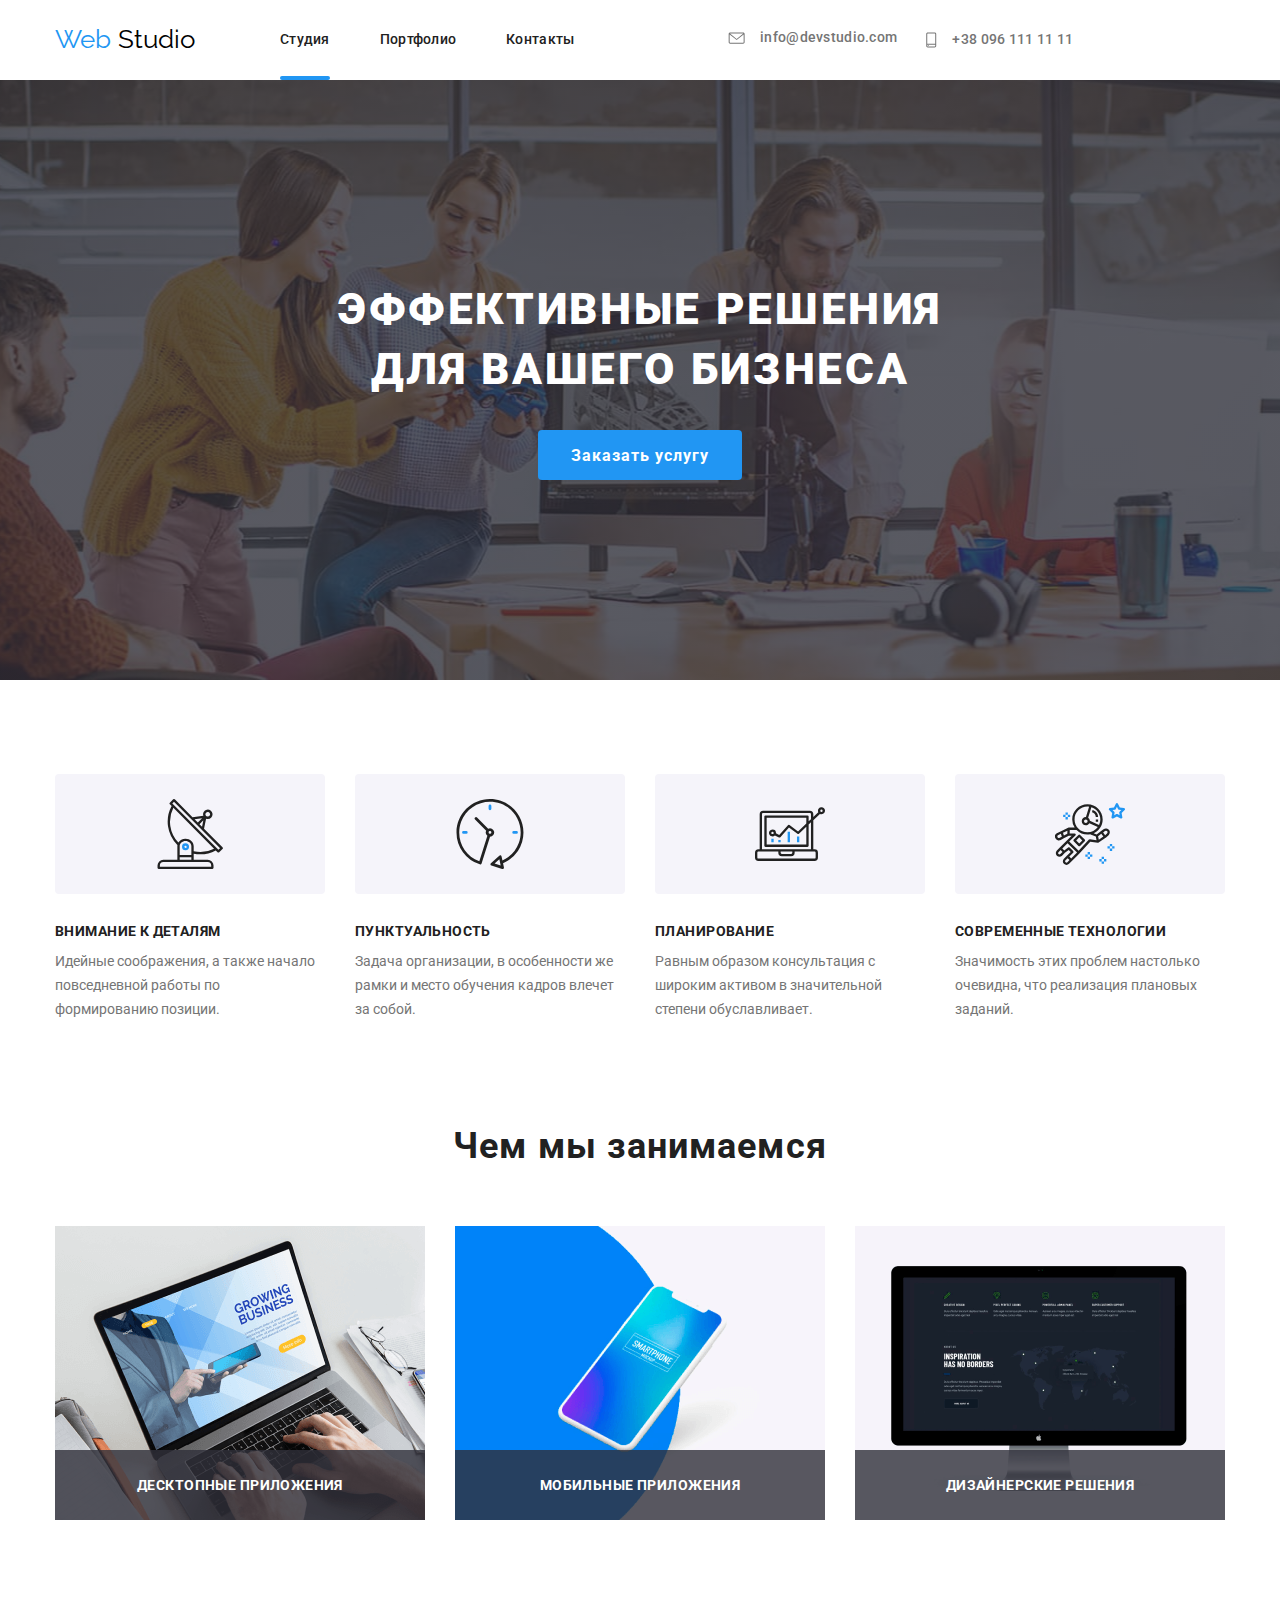
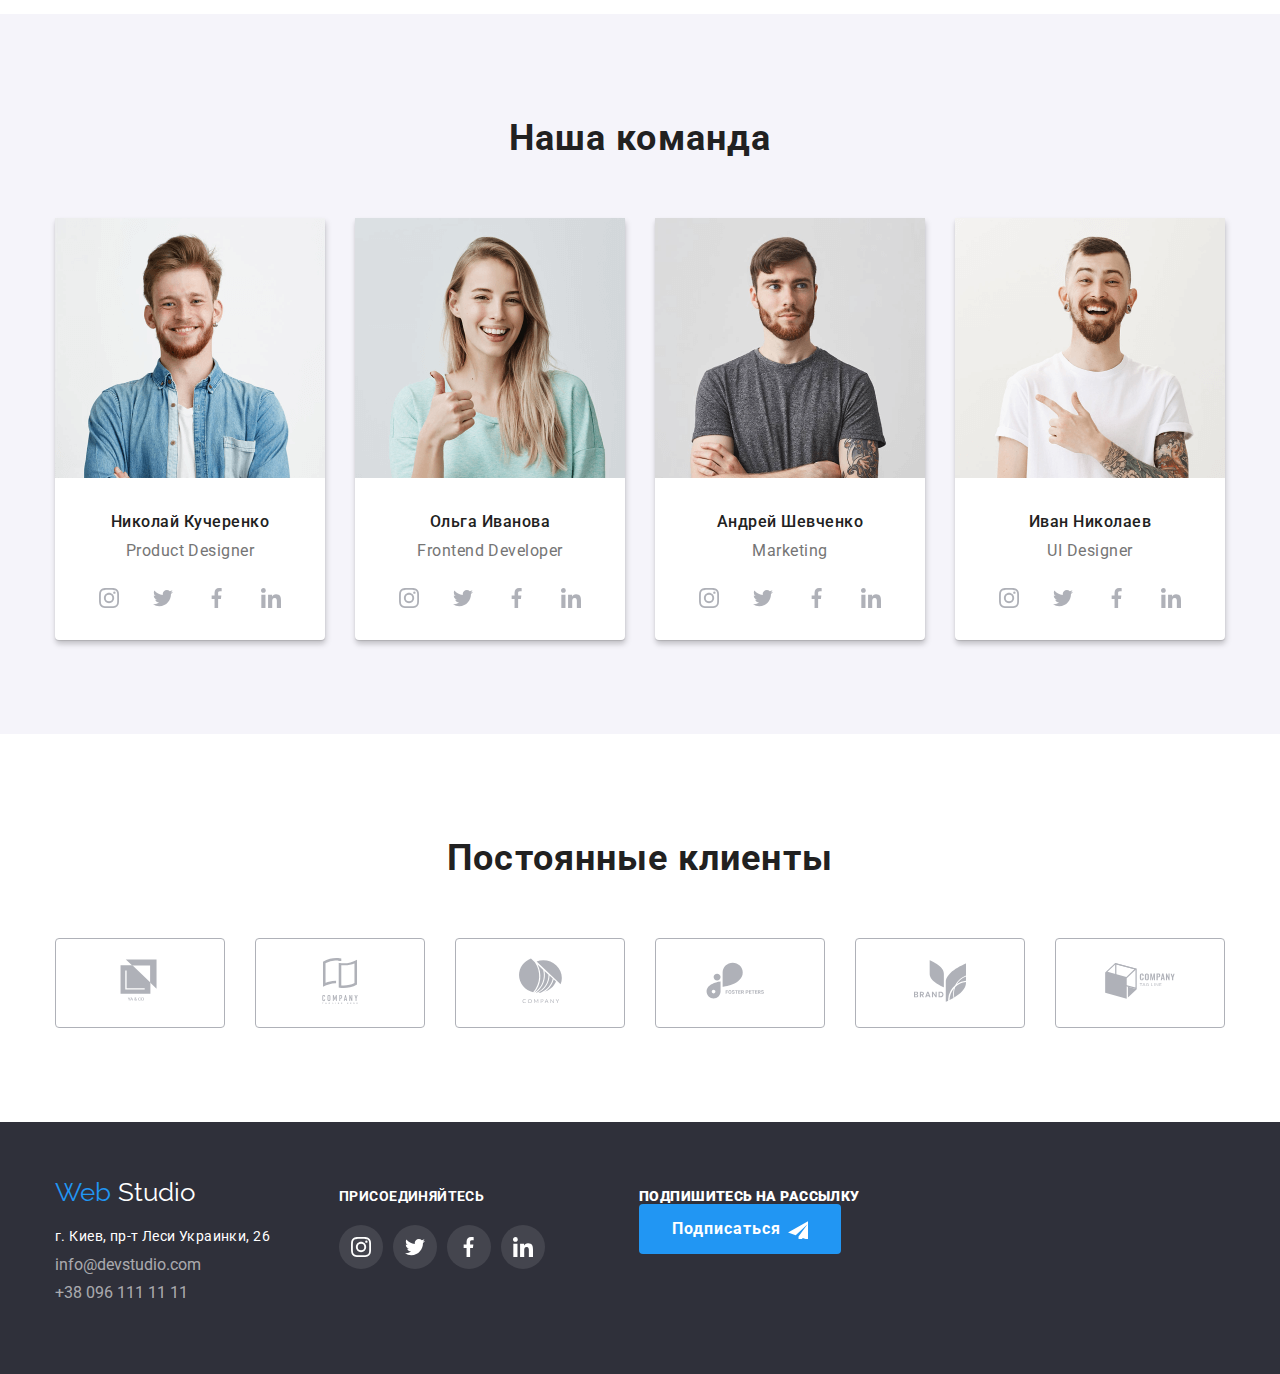
<file: index.html>
<!DOCTYPE html>
<html lang="ru">
  <head>
    <meta charset="UTF-8" />
    <meta name="viewport" content="width=device-width, initial-scale=1.0" />
    <title>Module 01</title>
    <link
      href="https://fonts.googleapis.com/css2?family=Raleway:wght@700&family=Roboto:wght@400;500;700;900&display=swap"
      rel="stylesheet"
    />
    <link rel="stylesheet" href="./css/normalise.css" />
    <link rel="stylesheet" href="./css/styles.css" />
  </head>

  <body>
    <header class="header">
      <div class="container main-nav">
        <nav class="navigation">
          <a class="logo-1" href="./index.html" lang="en"
            ><span class="web">Web</span> Studio</a>
          <!-- Ссылки на другие страницы  -->
          <ul class="navigation-list">
            <li class="navigation-list-item">
              <a class="navigation-list-link hidden" href="./index.html">Студия</a>
            </li>
            <li class="navigation-list-item">
              <!--target="_blank"-->
              <a class="navigation-list-link" href="./portfolio.html">Портфолио</a>
            </li>
            <li class="navigation-list-item">
              <a class="navigation-list-link" href="./contact">Контакты</a>
            </li>
          </ul>
        </nav>
        <ul class="auth-nav">
          <li class="address-list">
            <address class="address-list-mail">
              <a class="address-mail" href="mailto:info@devstudio.com" lang="en">
                <!--<span><img class="address-icon" src="./images/cmc.svg" alt="cmc"></span>-->
                <svg class="address-icon" width="21" height="17">
                  <use href="./images/sprite.svg#icon-cmc"></use></svg>info@devstudio.com</a>
            </address>
          </li>
          <li class="address-list">
            <address class="address-list-tel">
              <a class="address-tel" href="tel:+38096111111"><!--<span><img class="address-icon" src="./images/tel.svg" alt="tel"></span>-->
                <svg class="address-icon" width="15" height="20">
                  <use href="./images/sprite.svg#icon-tel"></use></svg>+38 096 111 11 11</a>
            </address>
          </li>
        </ul>
      </div>
    </header>
    <main>
      <!--hero секция-->
      <section class="hero">
        <!--<img class="hero-img" src="./images/h1img.png" alt="Сотрудники">-->
        <div class="container">
          <h1 class="hero-title">
            Эффективные решения<br />для вашего бизнеса
          </h1>
          <button class="button">Заказать услугу</button>
        </div>
      </section>
      <section class="section nopad">
        <div class="container">
          <h2 hidden>Важные акценты</h2>
          <ul class="element-list">
            <li class="element-item">
              <div class="element-item-pic">
                <!--<img class="element-pic" src="./images/Vector.svg" alt="спутник" />-->
                <svg class="element-pic">
                  <use href="./images/sprite.svg#icon-Group"></use>
                </svg>
              </div>
              <h3 class="subject">Внимание к деталям</h3>
              <p class="text">
                Идейные соображения, а также начало повседневной работы по
                формированию позиции.
              </p>
            </li>
            <li class="element-item">
              <div class="element-item-pic">
                <!--<img class="element-pic" src="./images/time.svg" alt="время" />-->
                <svg class="element-pic">
                  <use href="./images/sprite.svg#icon-clock"></use>
                </svg>
              </div>
              <h3 class="subject">Пунктуальность</h3>
              <p class="text">
                Задача организации, в особенности же рамки и место обучения
                кадров влечет за собой.
              </p>
            </li>
            <li class="element-item">
              <div class="element-item-pic">
                <!--<img class="element-pic" src="./images/grafik.svg" alt="график" />-->
                <svg class="element-pic">
                  <use href="./images/sprite.svg#icon-diagram"></use>
                </svg>
              </div>
              <h3 class="subject">Планирование</h3>
              <p class="text">
                Равным образом консультация с широким активом в значительной
                степени обуславливает.
              </p>
            </li>
            <li class="element-item">
              <div class="element-item-pic">
                <!--<img class="element-pic" src="./images/kosmos.svg" alt="космос" />-->
                <svg class="element-pic">
                  <use href="./images/sprite.svg#icon-astronaut"></use>
                </svg>
              </div>
              <h3 class="subject">Современные технологии</h3>
              <p class="text">
                Значимость этих проблем настолько очевидна, что реализация
                плановых заданий.
              </p>
            </li>
          </ul>
        </div>
      </section>
      <!--Чем мы занимаемся-->
      <section class="section">
        <div class="container">
          <h2 class="title">Чем мы занимаемся</h2>
          <ul class="expert">
            <li class="expert-list">
              <a class="expert-item" href="#">
                <img src="./images/img.png" alt="ноутбук"/>
                <p class="subtitle">Десктопные приложения</p>
              </a>
            </li>
            <li class="expert-list">
              <a class="expert-item" href="#">
                <img src="./images/box.png" alt="смартфон"/>
                <p class="subtitle">Мобильные приложения</p>
              </a>
            </li>
            <li class="expert-list">
              <a class="expert-item" href="#">
                <img src="./images/dizain.png" alt="экран"/>
                <p class="subtitle">Дизайнерские решения</p>
              </a>
            </li>
          </ul>
        </div>
      </section>
      <!--Наша команда-->
      <section class="section color">
        <div class="container">
          <h2 class="title">Наша команда</h2>
          <ul class="komand-list">
            <li class="komand-list-item">
              <img class="komand-list-item-img" src="./images/nk.png" alt="Николай Кучеренко"/>
              <h3 class="title-name">Николай Кучеренко</h3>
              <p class="title-desc-list" lang="en">Product Designer</p>
              <ul class="social-links">
                <li class="link">
                  <a href="#" class="social-link-item" aria-label="иконка инстаграм">
                    <!--<img src="./images/instagram.svg" alt=""/>-->
                    <svg class="social-link-svg">
                      <use href="./images/sprite.svg#icon-instagram"></use>
                    </svg>
                  </a>
                </li>
                <li class="link">
                  <a href="#" class="social-link-item" aria-label="иконка твиттер">
                    <!--<img src="./images/twitter1.svg" alt=""/>-->
                    <svg class="social-link-svg">
                      <use href="./images/sprite.svg#icon-twitter"></use>
                    </svg>
                  </a>
                </li>
                <li class="link">
                  <a href="#" class="social-link-item" aria-label="иконка фейсбук">
                    <!--<img src="./images/facebook.svg" alt=""/>-->
                    <svg class="social-link-svg">
                      <use href="./images/sprite.svg#icon-facebook"></use>
                    </svg>
                  </a>
                </li>
                <li class="link">
                  <a href="#" class="social-link-item" aria-label="иконка ликедин">
                    <!--<img src="./images/linkedin.svg" alt=""/>-->
                    <svg class="social-link-svg">
                      <use href="./images/sprite.svg#icon-linkedin"></use>
                    </svg>
                  </a>
                </li>
              </ul>
            </li>
            <li class="komand-list-item">
              <img class="komand-list-item-img" src="./images/oi.png" alt="Ольга Иванова"/>
              <h3 class="title-name">Ольга Иванова</h3>
              <p class="title-desc-list" lang="en">Frontend Developer</p>
              <ul class="social-links komand">
                <li class="link">
                  <a href="#" class="social-link-item" aria-label="иконка инстаграм">
                    <!--<img src="./images/instagram.svg" alt=""/>-->
                    <svg class="social-link-svg">
                      <use href="./images/sprite.svg#icon-instagram"></use>
                    </svg>
                  </a>
                </li>
                <li class="link">
                  <a href="#" class="social-link-item" aria-label="иконка твиттер">
                    <!--<img src="./images/twitter1.svg" alt=""/>-->
                    <svg class="social-link-svg">
                      <use href="./images/sprite.svg#icon-twitter"></use>
                    </svg>
                  </a>
                </li>
                <li class="link">
                  <a href="#" class="social-link-item" aria-label="иконка фейсбук">
                    <!--<img src="./images/facebook.svg" alt=""/>-->
                    <svg class="social-link-svg">
                      <use href="./images/sprite.svg#icon-facebook"></use>
                    </svg>
                  </a>
                </li>
                <li class="link">
                  <a href="#" class="social-link-item" aria-label="иконка ликедин">
                    <!--<img src="./images/linkedin.svg" alt=""/>-->
                    <svg class="social-link-svg">
                      <use href="./images/sprite.svg#icon-linkedin"></use>
                    </svg>
                  </a>
                </li>
              </ul>
            </li>
            <li class="komand-list-item">
              <img class="komand-list-item-img" src="./images/ash.png" alt="Андрей Шевченко"/>
              <h3 class="title-name">Андрей Шевченко</h3>
              <p class="title-desc-list" lang="en">Marketing</p>
              <ul class="social-links">
                <li class="link">
                  <a href="#" class="social-link-item" aria-label="иконка инстаграм">
                    <!--<img src="./images/instagram.svg" alt=""/>-->
                    <svg class="social-link-svg">
                      <use href="./images/sprite.svg#icon-instagram"></use>
                    </svg>
                  </a>
                </li>
                <li class="link">
                  <a href="#" class="social-link-item" aria-label="иконка твиттер">
                    <!--<img src="./images/twitter1.svg" alt=""/>-->
                    <svg class="social-link-svg">
                      <use href="./images/sprite.svg#icon-twitter"></use>
                    </svg>
                  </a>
                </li>
                <li class="link">
                  <a href="#" class="social-link-item" aria-label="иконка фейсбук">
                    <!--<img src="./images/facebook.svg" alt=""/>-->
                    <svg class="social-link-svg">
                      <use href="./images/sprite.svg#icon-facebook"></use>
                    </svg>
                  </a>
                </li>
                <li class="link">
                  <a href="#" class="social-link-item" aria-label="иконка ликедин">
                    <!--<img src="./images/linkedin.svg" alt=""/>-->
                    <svg class="social-link-svg">
                      <use href="./images/sprite.svg#icon-linkedin"></use>
                    </svg>
                  </a>
                </li>
              </ul>
            </li>
            <li class="komand-list-item">
              <img class="komand-list-item-img" src="./images/in.png" alt="Иван Николаев"/>
              <h3 class="title-name">Иван Николаев</h3>
              <p class="title-desc-list" lang="en">UI Designer</p>
              <ul class="social-links">
                <li class="link">
                  <a href="#" class="social-link-item" aria-label="иконка инстаграм">
                    <!--<img src="./images/instagram.svg" alt=""/>-->
                    <svg class="social-link-svg">
                      <use href="./images/sprite.svg#icon-instagram"></use>
                    </svg>
                  </a>
                </li>
                <li class="link">
                  <a href="#" class="social-link-item" aria-label="иконка твиттер">
                    <!--<img src="./images/twitter1.svg" alt=""/>-->
                    <svg class="social-link-svg">
                      <use href="./images/sprite.svg#icon-twitter"></use>
                    </svg>
                  </a>
                </li>
                <li class="link">
                  <a href="#" class="social-link-item" aria-label="иконка фейсбук">
                    <!--<img src="./images/facebook.svg" alt=""/>-->
                    <svg class="social-link-svg">
                      <use href="./images/sprite.svg#icon-facebook"></use>
                    </svg>
                  </a>
                </li>
                <li class="link">
                  <a href="#" class="social-link-item" aria-label="иконка ликедин">
                    <!--<img src="./images/linkedin.svg" alt=""/>-->
                    <svg class="social-link-svg">
                      <use href="./images/sprite.svg#icon-linkedin"></use>
                    </svg>
                  </a>
                </li>
              </ul>
            </li>
          </ul>
        </div>

      </section>
      <!--Постоянные клиенты-->
      <section class="section">
        <div class="container">
          <h2 class="title">Постоянные клиенты</h2>
          <ul class="client">
            <li class="client-item">
              <a class="client-item-a" href="#">
                <!--<img src="./images/Client1.svg" alt="клиент1"/>-->
                <svg class="client-item-svg" width="44" height="49">
                  <use href="./images/sprite.svg#icon-Client1"></use>
                </svg>
              </a>
            </li>
            <li class="client-item">
              <a class="client-item-a" href="#">
                <!--<img src="./images/Client2.svg" alt="клиент2"/>-->
                <svg class="client-item-svg" width="46" height="52">
                  <use href="./images/sprite.svg#icon-Client2"></use>
                </svg>
              </a>
            </li>
            <li class="client-item">
              <a class="client-item-a" href="#">
                <!--<img src="./images/Client3.svg" alt="клиент3"/>-->
                <svg class="client-item-svg" width="45" height="50">
                  <use href="./images/sprite.svg#icon-Client3"></use>
                </svg>
              </a>
            </li>
            <li class="client-item">
              <a class="client-item-a" href="#">
                <!-- ><img src="./images/Client4.svg" alt="клиент4"/>-->
                <svg class="client-item-svg" width="105" height="68">
                  <use href="./images/sprite.svg#icon-Client4"></use>
                </svg>
              </a>
            </li>
            <li class="client-item">
              <a class="client-item-a" href="#">
                <!--<img src="./images/Client5.svg" alt="клиент5"/>-->
                <svg class="client-item-svg" width="64" height="52">
                  <use href="./images/sprite.svg#icon-Client5"></use>
                </svg>
              </a>
            </li>
            <li class="client-item">
              <a class="client-item-a" href="#">
                <!--<img src="./images/Client6.svg" alt="клиент6"/>-->
                <svg class="client-item-svg" width="120" height="70">
                  <use href="./images/sprite.svg#icon-Client6"></use>
                </svg>
              </a>
            </li>
          </ul>
        </div>
      </section>
    </main>
    <footer class="footer">
      <div class="container footer-nav">
        <div class="wrapper-footer">
          <div class="footer-logo">
            <a class="logo-2" href="./index.html" lang="en">
              <span class="web">Web</span> Studio</a>
          </div>
           <ul class="footer-address">
            <li class="address-item">
              <address class="address-item-kiev">
                г. Киев, пр-т Леси Украинки, 26
              </address>
            </li>
            <li class="address-item">
              <address class="footer-address-list">
                <a class="footer-address-mail" href="mailto:info@devstudio.com">info@devstudio.com</a>
              </address>
            </li>
            <li class="address-item">
              <address class="footer-address-list">
                <a class="footer-address-tel" href="tel:+38096111111">+38 096 111 11 11</a>
              </address>
            </li>
          </ul>
        </div>
        <div class="footer-social">
          <h2 class="join">присоединяйтесь</h2>
          <ul class="social-links">
            <li class="link">
              <a href="#" class="footer-social-link-item" aria-label="иконка инстаграм">
                 <!--<img src="./images/instagram.svg" alt=""/>-->
                <svg class="footer-social-link-svg">
                  <use href="./images/sprite.svg#icon-instagram"></use>
                </svg>
              </a>
            </li>
            <li class="link">
              <a href="#" class="footer-social-link-item" aria-label="иконка твиттер">
                <!--<img src="./images/twitter1.svg" alt=""/>-->
                <svg class="footer-social-link-svg">
                  <use href="./images/sprite.svg#icon-twitter"></use>
                </svg>
              </a>
            </li>
            <li class="link">
              <a href="#" class="footer-social-link-item" aria-label="иконка фейсбук">
                <!--<img src="./images/facebook.svg" alt=""/>-->
                <svg class="footer-social-link-svg">
                  <use href="./images/sprite.svg#icon-facebook"></use>
                </svg>
              </a>
            </li>
            <li class="link">
              <a href="#" class="footer-social-link-item" aria-label="иконка ликедин">
                <!--<img src="./images/linkedin.svg" alt=""/>-->
                <svg class="footer-social-link-svg">
                  <use href="./images/sprite.svg#icon-linkedin"></use>
                </svg>
              </a>
            </li>
          </ul>
        </div>
        <div class="aside">
          <b>Подпишитесь на рассылку</b>
          <ul>
            <li></li>
            <li><button class="button-icon-cmc">Подписаться</button></li>
          </ul>
        </div>
      </div>
    </footer>
  </body>
</html>
</file>
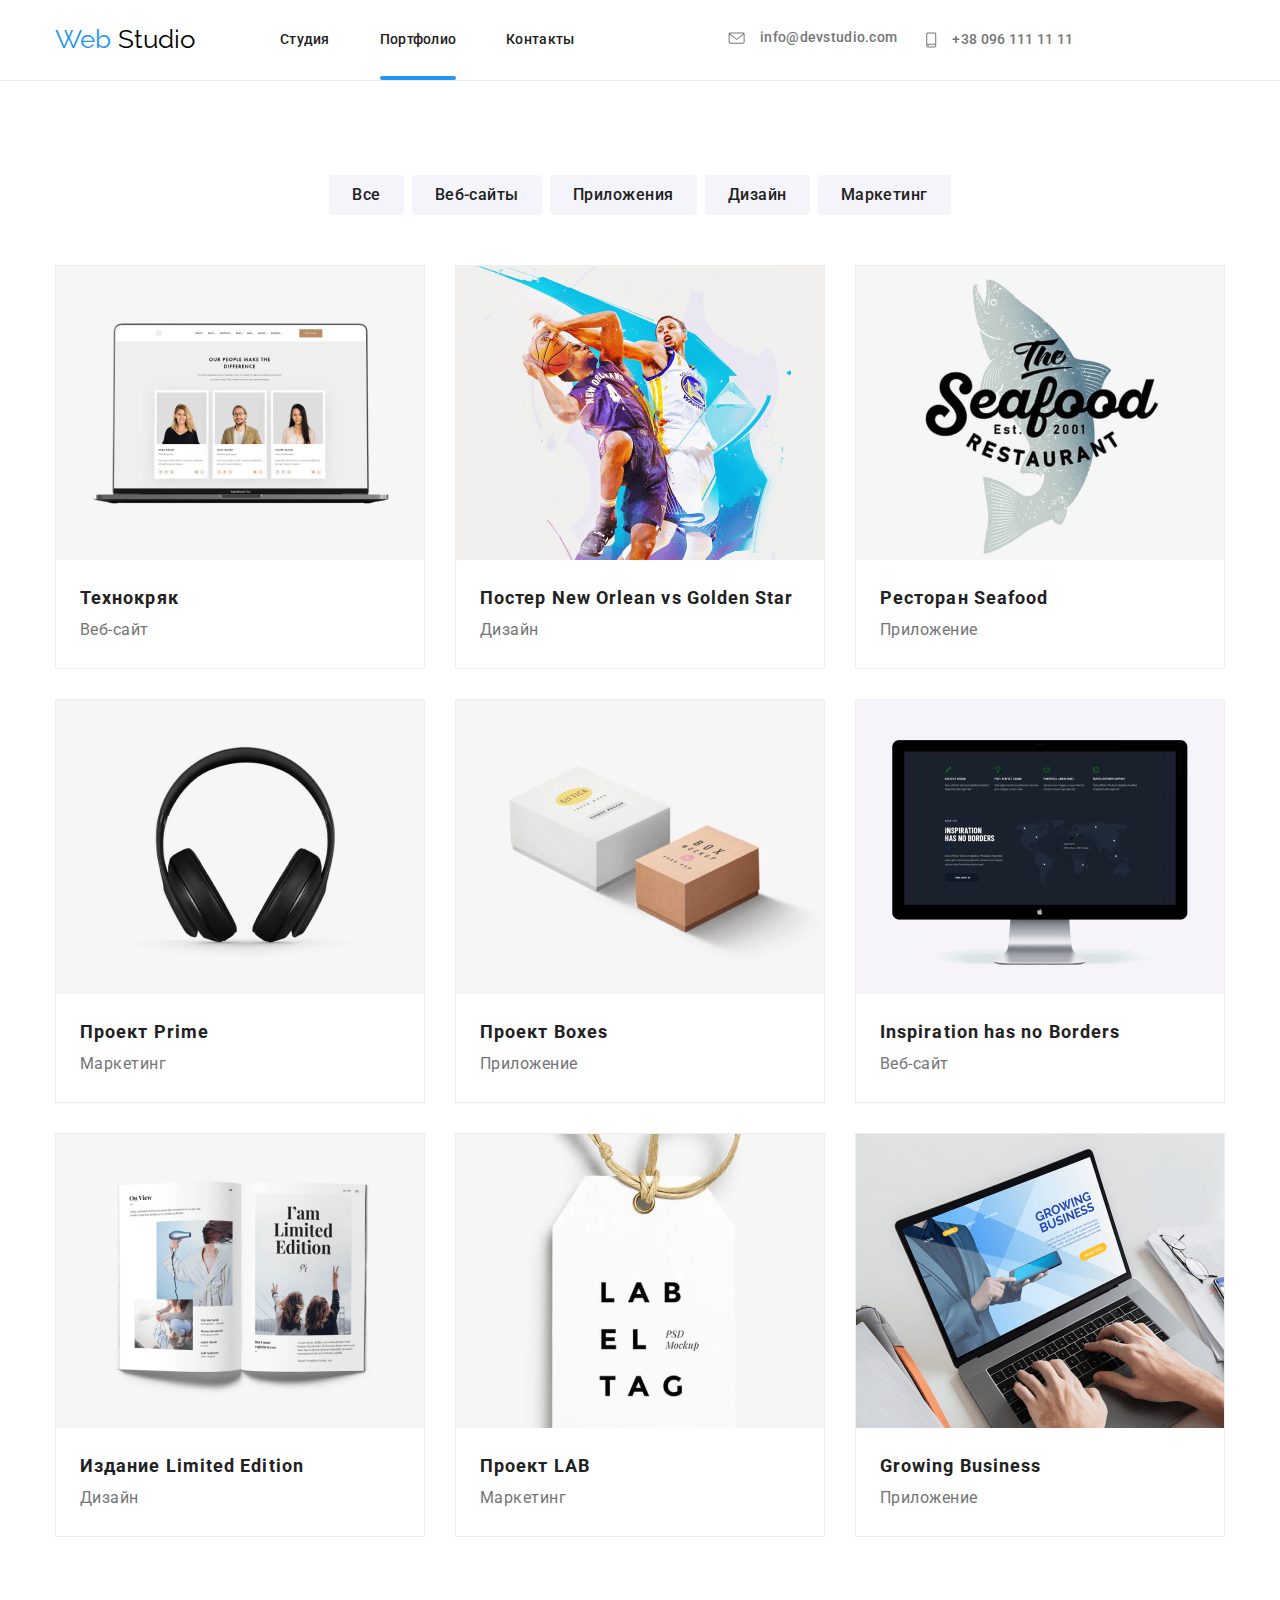
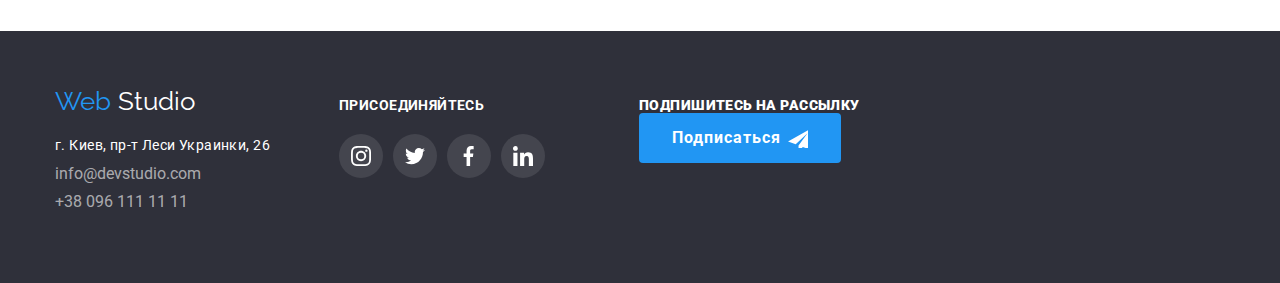
<file: portfolio.html>
<!DOCTYPE html>
 <html lang="ru">
  <head>
    <meta charset="UTF-8" />
    <meta name="viewport" content="width=device-width, initial-scale=1.0" />
    <title>Module 01</title>
    <link href="https://fonts.googleapis.com/css2?family=Raleway:wght@700&family=Roboto:wght@400;500;700;900&display=swap" rel="stylesheet">
    <link rel="stylesheet" href="./css/normalise.css">
    <link rel="stylesheet" href="./css/styles.css">
  </head>

  <body>
    <header class="header portfolio">
      <div class="container main-nav">
        <nav class="navigation">
          <a class="logo-1" href="./index.html" lang="en"><span class="web">Web</span> Studio</a>
          <!-- Ссылки на другие страницы или разделы текущей -->
          <ul class="navigation-list">
            <li class="navigation-list-item">
              <a class="navigation-list-link" href="./index.html">Студия</a>
            </li>
            <li class="navigation-list-item">
              <a class="navigation-list-link hidden" href="./portfolio.html" target="_blank">Портфолио</a>
            </li>
            <li class="navigation-list-item">
              <a class="navigation-list-link" href="./contact">Контакты</a>
            </li>
          </ul>
        </nav>
        <ul class="auth-nav">
          <li class="address-list">
            <address class="address-list-mail">
              <a class="address-mail" href="mailto:info@devstudio.com" lang="en">
                <!--<span><img class="address-icon" src="./images/cmc.svg" alt="cmc"></span>-->
                <svg class="address-icon" width="21" height="17">
                  <use href="./images/sprite.svg#icon-cmc">
                  </use>
                </svg>info@devstudio.com</a>
            </address>
          </li>
          <li class="address-list">
            <address class="address-list-tel">
              <a class="address-tel" href="tel:+38096111111">
                <!--<span><img class="address-icon" src="./images/tel.svg" alt="tel"></span>-->
                <svg class="address-icon" width="15" height="20">
                  <use href="./images/sprite.svg#icon-tel">
                  </use>
                </svg>+38 096 111 11 11</a>
            </address>
          </li>
        </ul>
      </div>
    </header>
    <main class="portfolio-main">
      <div class="container">
        <h1 hidden>примеры работ</h1>
        <ul class="portfolio-btn">
          <li class="button-port"><a href="/"></a>
            <button class="button-link">Все</button>
          </li>
          <li class="button-port"><a href="/"></a>
            <button class="button-link">Веб-сайты</button>
          </li>
          <li class="button-port"><a href="/"></a>
            <button class="button-link">Приложения</button>
          </li>
          <li class="button-port"><a href="/"></a>
            <button class="button-link">Дизайн</button>
          </li>
          <li class="button-port"><a href="/"></a>
            <button class="button-link">Маркетинг</button>
          </li>
        </ul>
    </div>
    <div class="container">  
      <ul class="portfolio-link">

        <li class="portfolio-item">
         <a href="/"  class="portfolio-a">
          <div class="overlay-img">
            <img class="portfolio-link-list" src="./images/img.9.png" alt="Веб-сайты"/>
            <div class="overlay">
              <p class="description">Технокряк это современная площадка распространения коронавируса. Компании используют эту
                платформу для цифрового шпионажа и атак на защищённые сервера конкурентов.</p>
            </div>
          </div> 
          <h3 class="portfolio-caption">Технокряк</h3>
          <p class="portfolio-text">Веб-сайт</p>
          </a>
        </li>
        
        <li class="portfolio-item">
          <a href="/" class="portfolio-a">
            <div class="overlay-img">
            <img class="portfolio-link-list" src="./images/img.1.png" alt="Баскетбол"/>
            <div class="overlay">
               <p class="description">Технокряк это современная площадка распространения коронавируса. Компании используют эту
                платформу для цифрового шпионажа и атак на защищённые сервера конкурентов.</p>
            </div>
            </div>
          <h3 class="portfolio-caption">Постер New Orlean vs Golden Star</h3>
          <p class="portfolio-text">Дизайн</p>
          </a>
        </li>

        <li class="portfolio-item">
          <a href="/" class="portfolio-a">
            <div class="overlay-img">
             <img class="portfolio-link-list" src="./images/img.2.png" alt="Рыба"/>
             <div class="overlay">
               <p class="description">Технокряк это современная площадка распространения коронавируса. Компании используют эту
                платформу для цифрового шпионажа и атак на защищённые сервера конкурентов.</p>
             </div>
            </div>
            <h3 class="portfolio-caption">Ресторан Seafood</h3>
            <p class="portfolio-text">Приложение</p>
          </a>
        </li>

        <li class="portfolio-item">
          <a href="/" class="portfolio-a">
           <div class="overlay-img">
            <img class="portfolio-link-list" src="./images/img.3.png" alt="Наушники"/>
            <div class="overlay">
               <p class="description">Технокряк это современная площадка распространения коронавируса. Компании используют эту
                платформу для цифрового шпионажа и атак на защищённые сервера конкурентов.</p>
            </div>
           </div>
            <h3 class="portfolio-caption">Проект Prime</h3>
            <p class="portfolio-text">Маркетинг</p>
          </a>
        </li>

        <li class="portfolio-item">
          <a href="/" class="portfolio-a">
            <div class="overlay-img">
              <img class="portfolio-link-list" src="./images/img.4.png" alt="Коробки"/>
             <div class="overlay">
               <p class="description">Технокряк это современная площадка распространения коронавируса. Компании используют эту
                платформу для цифрового шпионажа и атак на защищённые сервера конкурентов.</p>
             </div>
            </div>
           <h3 class="portfolio-caption">Проект Boxes</h3>
           <p class="portfolio-text">Приложение</p>
          </a>
        </li>

        <li class="portfolio-item">
          <a href="/" class="portfolio-a">
            <div class="overlay-img">
             <img class="portfolio-link-list" src="./images/img.5.png" alt=""/>
             <div class="overlay">
               <p class="description">Технокряк это современная площадка распространения коронавируса. Компании используют эту
                платформу для цифрового шпионажа и атак на защищённые сервера конкурентов.</p>
             </div>
            </div>
             <h3 class="portfolio-caption">Inspiration has no Borders</h3>
             <p class="portfolio-text">Веб-сайт</p>
          </a>
        </li>

        <li class="portfolio-item">
          <a href="/" class="portfolio-a">
           <div class="overlay-img">
            <img class="portfolio-link-list" src="./images/img.6.png" alt="Книги"/>
             <div class="overlay">
               <p class="description">Технокряк это современная площадка распространения коронавируса. Компании используют эту
                платформу для цифрового шпионажа и атак на защищённые сервера конкурентов.</p>
             </div>
           </div>
            <h3 class="portfolio-caption">Издание Limited Edition</h3>
            <p class="portfolio-text">Дизайн</p>
          </a>
        </li>  

        <li class="portfolio-item">
          <a href="/" class="portfolio-a">
            <div class="overlay-img">
             <img class="portfolio-link-list" src="./images/img.7.png" alt=""/>
             <div class="overlay">
               <p class="description">Технокряк это современная площадка распространения коронавируса. Компании используют эту
                платформу для цифрового шпионажа и атак на защищённые сервера конкурентов.</p>
             </div>
            </div>
            <h3 class="portfolio-caption">Проект LAB</h3>
            <p class="portfolio-text">Маркетинг</p>
          </a>
        </li>

        <li class="portfolio-item">
          <a href="/" class="portfolio-a">
            <div class="overlay-img">
              <img class="portfolio-link-list" src="./images/img.8.png" alt="Веб-сайты"/>
             <div class="overlay">
               <p class="description">Технокряк это современная площадка распространения коронавируса. Компании используют эту
                платформу для цифрового шпионажа и атак на защищённые сервера конкурентов.</p>
             </div>
            </div>
           <h3 class="portfolio-caption">Growing Business</h3>
           <p class="portfolio-text">Приложение</p>
          </a>
        </li>
      </ul>
    </div>
   </main>
   <footer class="footer">
    <div class="container footer-nav">
      <div class="wrapper-footer">
        <div class="footer-logo">
          <a class="logo-2" href="./index.html" lang="en"><span class="web">Web</span> Studio</a>
        </div>
        <ul class="footer-address">
          <li class="address-item">
            <address class="address-item-kiev">г. Киев, пр-т Леси Украинки, 26</address>
          </li>
          <li class="address-item">
            <address class="footer-address-list">
              <a class="footer-address-mail" href="mailto:info@devstudio.com">info@devstudio.com</a>
            </address>
          </li>
          <li class="address-item">
            <address class="footer-address-list">
              <a class="footer-address-tel" href="tel:+38096111111">+38 096 111 11 11</a>
            </address>
          </li>
        </ul>
      </div>
      <div class="footer-social">
        <h2 class="join">присоединяйтесь</h2>
        <ul class="social-links">
          <li class="link"><a href="#" class="footer-social-link-item" aria-label="иконка инстаграм">
              <!--<img src="./images/instagram.svg" alt=""/>-->
              <svg class="footer-social-link-svg">
                <use href="./images/sprite.svg#icon-instagram"></use>
              </svg>
            </a>
          </li>
          <li class="link"><a href="#" class="footer-social-link-item" aria-label="иконка твиттер">
              <!--<img src="./images/twitter1.svg" alt=""/>-->
              <svg class="footer-social-link-svg">
                <use href="./images/sprite.svg#icon-twitter"></use>
              </svg>
            </a>
          </li>
          <li class="link"><a href="#" class="footer-social-link-item" aria-label="иконка фейсбук">
              <!--<img src="./images/facebook.svg" alt=""/>-->
              <svg class="footer-social-link-svg">
                <use href="./images/sprite.svg#icon-facebook"></use>
              </svg>
            </a></li>
          <li class="link"><a href="#" class="footer-social-link-item" aria-label="иконка ликедин">
              <!--<img src="./images/linkedin.svg" alt=""/>-->
              <svg class="footer-social-link-svg">
                <use href="./images/sprite.svg#icon-linkedin"></use>
              </svg>
            </a>
          </li>
        </ul>
      </div>
      <div class="aside">
        <b>Подпишитесь на рассылку</b>
        <ul>
          <li></li>
          <li><button class="button-icon-cmc">Подписаться</button></li>
        </ul>
      </div>
    </div>
  </footer>
 </body>
</html>
</file>
<file: css/styles.css>
/*tel
title{color:#FFFFFF} 
Raleway Bold, Roboto-Medium,Black,Bold,Regular 
 */
* {
  text-decoration: none;
  list-style: none;
  font-family: Roboto;
  font-style: normal;
  margin: 0;
  padding: 0;
}
html {
  box-sizing: border-box;
}

*,
*::before,
*::after {
  box-sizing: inherit;
}

:root {
  --main-font: Roboto;
  --logo-font: Raleway;
  --title-dark-color: #212121;
  --text-dark-theme-color: rgba(255, 255, 255, 0.6);
  --title-text-color: #757575;
  --logo-color: #000000;
  --accent-color: #2196f3;
  --text-fon: #ffffff;
  --timing-function: cubic-bezier(0.4, 0, 0.2, 1);
}

.body {
  font-family: var(--main-font);
  background-color: var(--text-fon);
  color: var(--title-text-color);
}
/* header:лого(лого2 белый,страницы*/
.logo-1 {
  font-family: var(--logo-font);
  font-size: 26px;
  line-height: 0.84;
  color: var(--logo-color);
}
.web {
  font-family: Raleway;
  font-size: 26px;
  line-height: 0.84;
  color: var(--accent-color);
}
/*.logo-1{
    margin-right: 85px;
}*/
/* display: inline-block;
 border-radius: 3px;
  background-color: teal;
  color: white;*/

.container {
  width: 1200px;
  padding-left: 15px;
  padding-right: 15px;
  margin-left: auto;
  margin-right: auto;
}

.navigation {
  display: flex;
  align-items: center;
}

.navigation-list .navigation-list-link {
  display: block;
  align-items: center;
  padding-top: 32px;
  padding-bottom: 32px;
  padding-right: 0;
}
.navigation-list {
  display: flex;
  margin-left: 85px;
}
/*background: #2196F3;
border-radius: 2px;*/
.navigation-list-link {
  position: relative;
  color: var(--title-dark-color);

  transition: color 250ms var(--timing-function);
}
.navigation-list-link.hidden::after {
  position: absolute;
  bottom: 0;
  left: 0;
  display: block;
  content: "";
  width: 100%;
  margin-left: auto;
  margin-right: auto;
  height: 4px;
  background-color: var(--accent-color);
  border-radius: 2px;
  /*opacity: 0;*/
}
/*.navigation-list-link:hover::after {
  background-color: var(--accent-color);
}*/
.navigation-list-item:not(:last-child) {
  margin-right: 50px;
}
.navigation-list-link,
.address-list {
  font-weight: 500;
  font-size: 14px;
  line-height: 1.14;
  letter-spacing: 0.02em;
}

.address-mail,
.address-tel {
  display: flex;
  justify-content: center;
  align-items: center;
  color: var(--title-text-color);
  transition: color 250ms var(--timing-function);
  /*fill 250ms var(--timing-function);*/
}

/*выравнивание адреса*/
.main-nav {
  display: flex;
  align-items: center;
}

.auth-nav {
  display: flex;
  margin: auto;
}

.auth-nav .address-list + .address-list {
  margin-left: 27.24px;
}
.address-mail:hover .address-icon,
.address-tel:hover .address-icon {
  fill: var(--accent-color);
}
.navigation-list-link:hover,
.navigation-list-link:focus,
.address-mail:hover,
.address-mail:focus,
.address-tel:hover,
.address-tel:focus {
  color: var(--accent-color);
}
.address-icon {
  margin-right: 13px;
  fill: var(--title-text-color);
  transition: fill 250ms var(--timing-function);
}
/*.address-icon {
  margin-right: 12.78px;
  color: var(--accent-color);
}*/

/*заглавная*/
.hero {
  max-width: 1600px;
  min-height: 600px;
  margin-left: auto;
  margin-right: auto;
  padding-top: 200px;
  padding-bottom: 200px;

  /*border: 1px solid #000000;*/
  box-sizing: border-box;
  text-align: center;

  background-color: var(--logo-color);
  background-image: linear-gradient(
      to right,
      rgba(47, 48, 58, 0.8),
      rgba(47, 48, 58, 0.8)
    ),
    url("../images/komandaimg.jpg");
  background-repeat: no-repeat;
  background-position: center;
  background-size: cover;
}

.hero-title {
  font-weight: 900;
  font-size: 44px;
  line-height: 1.36;
  color: var(--text-fon);
  letter-spacing: 0.06em;
  text-transform: uppercase;
  margin-bottom: 30px;
}

.button {
  min-width: 200px;
  height: 50px;
  display: inline-block;
  border: 1px solid transparent;
  padding: 10px 32px;
  border-radius: 4px;
  background-color: var(--accent-color);
  color: var(--text-fon);
  font-weight: bold;
  font-size: 16px;
  line-height: 1.87;
  align-items: center;
  text-align: center;
  letter-spacing: 0.06em;
  transition: background-color 250ms var(--timing-function),
    box-shadow 250ms var(--timing-function),
    border-radius 250ms var(--timing-function);
}

.button:hover,
.button:focus {
  background-color: #188ce8;
  box-shadow: 0px 4px 4px rgba(0, 0, 0, 0.15);
  border-radius: 4px;
}

/*Важные акценты*/
.section {
  padding-top: 94px;
  padding-bottom: 94px;
}
.section.nopad {
  padding-top: 94px;
  padding-bottom: 0;
}
.element-list {
  display: flex;
}
.element-item-pic {
  box-sizing: border-box;
  justify-content: center;
  align-content: center;
  width: 270px;
  height: 120px;
  /*content: "";*/
  padding: 25px 100px;
  background: #f5f4fa;
  border-radius: 4px;
  margin-bottom: 30px;
}

.element-pic {
  width: 70px;
  height: 70px;
}
.element-item:not(:last-child) {
  margin-right: 30px;
}

.subject {
  font-weight: bold;
  font-size: 14px;
  line-height: 1.14;
  letter-spacing: 0.03em;
  text-transform: uppercase;
  color: var(--title-dark-color);
  margin-bottom: 10px;
}

.text {
  font-weight: normal;
  font-size: 14px;
  line-height: 1.71;
  color: var(--title-text-color);
}
/*Чем мы занимаемся*/
.expert,
.client {
  display: flex;
}
.expert-list:not(:last-child) {
  margin-right: 30px;
}

.expert-list {
  position: relative;
  width: 370px;
  height: 294px;
}
.subtitle {
  position: absolute;
  bottom: 0;
  left: 0;
  width: 100%;
  height: 70px;
  padding: 27px 82px;

  font-weight: bold;
  font-size: 14px;
  line-height: 1,14;
  text-align: center;
  letter-spacing: 0.03em;
  background-color: rgba(47, 48, 58, 0.8);
  text-transform: uppercase;
  color: var(--text-fon);
}
/*Постоянные клиенты*/
.title {
  font-weight: bold;
  font-size: 36px;
  margin-bottom: 50px;
  line-height: 1.67;
  text-align: center;
  letter-spacing: 0.03em;
  color: var(--title-dark-color);
}
.client-item {
  width: 170px;
  height: 90px;
  cursor: pointer;
  display: flex;
  justify-content: center;
  align-items: center;
  border: 1px solid #afb1b8;
  box-sizing: border-box;
  border-radius: 4px;
  transition: border 250ms var(--timing-function);
}
.client-item-svg {
  fill: #afb1b8;

  transition: fill 250ms var(--timing-function);
}
/*.client-item-a {
  display: flex;
  justify-content: center;
  align-items: center;
}*/
.client-item-svg:hover,
.client-item-svg:focus {
  fill: var(--accent-color);
  
}

.client-item:hover,
.client-item:focus {
  border: 1px solid var(--accent-color);
}
.client-item:not(:last-child) {
  margin-right: 30px;
}

/*Наша команда*/
.section.color {
  text-align: center;
  background: #f5f4fa;
}

.komand-list {
  display: flex;
  justify-content: center;
}
.komand-list-item {
  width: 270px;
  height: 422px;
  background: #ffffff;
  /*border: 1px solid #eeeeee;*/
  box-sizing: border-box;
  box-shadow: 1px 4px 6px rgba(0, 0, 0, 0.16), 0px 4px 4px rgba(0, 0, 0, 0.06),
    0px 1px 1px rgba(0, 0, 0, 0.12);
  border-radius: 0px 0px 4px 4px;
}
.komand-list-item-img {
  margin-bottom: 30px;
}
.komand-list-item:not(:last-child) {
  margin-right: 30px;
}
.title-name {
  font-weight: 500;
  font-size: 16px;
  line-height: 1.19;
  margin-bottom: 10px;
  text-align: center;
  letter-spacing: 0.03em;
  color: var(--title-dark-color);
}
.title-desc-list {
  font-weight: normal;
  font-size: 16px;
  line-height: 1.19;
  margin-bottom: 16px;
  text-align: center;
  letter-spacing: 0.03em;
  color: var(--title-text-color);
}
/*соц.ссылка команда*/

.social-links {
  display: flex;
  justify-content: center;
}

/*.link:hover,
.link:focus {
  background: var(--accent-color);
  color: var(--accent-color);
}*/
.social-link-item:hover .social-link-svg,
.social-link-item:focus .social-link-svg {
  fill: var(--text-fon);
}
.social-link-item {
  display: flex;
  justify-content: center;
  align-items: center;
  width: 44px;
  height: 44px;
  padding: 12px;
  border-radius: 50%;
  background-color: var(--text-fon);

  transition: background-color 250ms var(--timing-function);
}
.social-link-item:hover,
.social-link-item:focus,
.footer-social-link-item:hover,
.footer-social-link-item:focus {
  background-color: var(--accent-color);
}
.social-link-svg {
  width: 20px;
  height: 20px;
  fill: #afb1b8;
  transition: fill 250ms var(--timing-function);
}
.link:not(:last-child) {
  margin-right: 10px;
}
/*
.icon-inst {
  display: inline-block;
  height: 44px;
  padding: 12px;

  background-color: rgba(255, 255, 255, 0.1);
  background-image: url("../images/instagrambl.svg");
  background-size: 20px;
  background-repeat: no-repeat;
  background-position: center;
  border-radius: 50%;
}
.icon-twitter {
  display: inline-block;
  height: 44px;
  padding: 12px;
  background-color: rgba(255, 255, 255, 0.1);
  background-image: url("../images/twitterbl.svg");
  background-size: 20px;
  background-repeat: no-repeat;
  background-position: center;
  border-radius: 50%;
}
.icon-facebook {
  display: inline-block;
  height: 44px;
  padding: 12px;
  background-color: rgba(255, 255, 255, 0.1);
  background-image: url("../images/facebookbl.svg");
  background-size: 10px;
  background-repeat: no-repeat;
  background-position: center;
  border-radius: 50%;
}
.icon-linkedin {
  display: inline-block;
  height: 44px;
  padding: 12px;
  background-color: rgba(255, 255, 255, 0.1);
  background-image: url("../images/linkedinbl.svg");
  background-size: 20px;
  background-repeat: no-repeat;
  background-position: center;
  border-radius: 50%;
}*/
/*подвал*/

.footer {
  height: 252px;
  background: #2f303a;
}
.wrapper-footer {
  margin-right: 69px;
}
.footer-social {
  margin-right: 94px;
}
.footer-social-link-item {
  display: inline-block;
  width: 44px;
  height: 44px;
  padding: 12px;
  border-radius: 50%;
  background-color: rgba(255, 255, 255, 0.1);

  transition: background-color 250ms var(--timing-function);
}

.footer-social-link-svg {
  width: 20px;
  height: 20px;
  fill: var(--text-fon);
}
.aside {
  font-weight: bold;
  font-size: 14px;
  line-height: 1,14;
  letter-spacing: 0.03em;
  text-transform: uppercase;
  color: var(--text-fon);
}
.button-icon-cmc {
  min-width: 200px;
  height: 50px;
  display: inline-flex;
  align-items: center;
  border: 1px solid transparent;
  padding: 10px 32px;
  border-radius: 4px;
  background-color: var(--accent-color);
  color: var(--text-fon);
  font-weight: bold;
  font-size: 16px;
  line-height: 1.87;
  align-items: center;
  text-align: center;
  letter-spacing: 0.06em;
}
.button-icon-cmc::after {
  display: block;
  content: "";
  width: 20px;
  height: 20px;
  margin-left: 7.5px;
  background-color: var(--accent-color);
  background-image: url("../images/iconcmc.svg");
}
.footer-nav {
  display: flex;
  align-items: baseline;
  /*justify-content: ;*/
  padding-top: 60px;
  padding-bottom: 60px;
}
.address-item-kiev {
  height: 21px;
  font-weight: normal;
  font-size: 14px;
  line-height: 1.71;
  letter-spacing: 0.03em;
  color: var(--text-fon);
}
.logo-2 {
  font-family: var(--logo-font);
  font-size: 26px;
  line-height: 0.84;
  color: var(--text-fon);
}

.footer-logo {
  margin-bottom: 20px;
}
.address-item:not(:last-child) {
  margin-bottom: 9px;
}
.footer-address-mail,
.footer-address-tel {
  color: var(--text-dark-theme-color);
}
.join {
  font-weight: bold;
  font-size: 14px;
  line-height: 1.14;
  margin-bottom: 20px;
  letter-spacing: 0.03em;
  text-transform: uppercase;
  color: var(--text-fon);
}

/*портфолио*/
.header.portfolio {
  border-bottom: 1px solid #ececec;
}

.portfolio-main {
  padding-top: 94px;
  padding-bottom: 94px;
}
.button-link {
  font-weight: 500;
  font-size: 16px;
  line-height: 1.62;
  display: inline-block;
  border: 1px solid transparent;
  border-radius: 4px;
  padding: 6px 22px;
  text-align: center;
  letter-spacing: 0.03em;
  background: #f5f4fa;
  color: var(--title-dark-color);
  transition: background-color 250ms var(--timing-function),
    color 250ms var(--timing-function), box-shadow 250ms var(--timing-function);
}
.button-link:hover,
.button-link:focus {
  background-color: var(--accent-color);
  color: var(--text-fon);
  box-shadow: 0px 2px 2px rgba(0, 0, 0, 0.12), 0px 1px 2px rgba(0, 0, 0, 0.08),
    0px 3px 1px rgba(0, 0, 0, 0.1);
}
.portfolio-caption {
  font-weight: bold;
  font-size: 18px;
  line-height: 2;
  letter-spacing: 0.06em;
  margin-bottom: 4px;
  padding-right: 24px;
  padding-left: 24px;

  color: var(--title-dark-color);
}
.portfolio-text {
  font-family: Roboto;
  font-style: normal;
  font-weight: normal;
  font-size: 16px;
  line-height: 1,87;
  padding-right: 24px;
  padding-left: 24px;
  letter-spacing: 0.03em;
  color: var(--title-text-color);
}
.portfolio-btn {
  display: flex;
  justify-content: center;
  padding-bottom: 50px;
}
.button-port:not(:last-child) {
  margin-right: 8px;
}
/*галерея*/
.portfolio-link {
  display: flex;
  flex-wrap: wrap;
}
.portfolio-item:hover {
  box-shadow: 1px 4px 6px rgba(0, 0, 0, 0.16), 0px 4px 4px rgba(0, 0, 0, 0.06),
    0px 1px 1px rgba(0, 0, 0, 0.12);
}
.portfolio-link-list{
  display: block;
}

.portfolio-item {
  width: 370px;
  height: 404px;
  margin-right: 30px;
  margin-bottom: 30px;
  background: #FFFFFF;
  border: 1px solid #eeeeee;
  box-sizing: border-box;

  transition: box-shadow 250ms var(--timing-function);
}

.overlay {
  position: absolute;
  top: 0;
  left: 0;
  width: 100%;
  height: 100%;
  background-color: rgba(33, 150, 243, 0.9);

  transform: translatey(100%);
  transition: transform 250ms var(--timing-function);
}
.description {
  display: flex;
  padding: 63px 24px;
  /*width: 322px;
  height: 168px;*/
  font-weight: normal;
  font-size: 18px;
  line-height: 1,6;
  letter-spacing: 0.03em;
  color: var(--text-fon);
}
.portfolio-item:hover .overlay {
  transform: translatey(0);
}
.portfolio-item:nth-child(3n) {
  margin-right: 0;
}
.portfolio-item:nth-last-child(-n + 3) {
  margin-bottom: 0;
}
/*альтернатива
.portfolio-item:not(:nth-child(3n)){
    margin-right: 30px}
 //// калк проценты/
 .portfolio-item:{
     width: calc((100%-60px)/3);
     margin-right: 30px
    }   
 .portfolio-item:nth-child(3n){
    margin-right: 0;   
 }   */
.overlay-img {
  position: relative;
  overflow: hidden;
  margin-bottom: 20px;
}
.portfolio-link-list {
  width: 370px;
  height: 294px;
}
</file>
<file: css/normalise.css>
/ *! normalize.css v8.0.1 | MIT Лицензия | github.com/necolas/normalize.css * /

/ * Документ
   ================================================== ======================== * /

/ **
 * 1. Исправьте высоту строки во всех браузерах.
 * 2. Запрет на изменение размера шрифта после изменения ориентации в iOS.
 * /

html {
  высота строки : 1,15 ; / * 1 * /
  -webkit-text-size-Adjust : 100 % ; / * 2 * /
}

/ * Разделы
   ================================================== ======================== * /

/ **
 * Удалите поля во всех браузерах.
 * /

тело {
  поле : 0 ;
}

/ **
 * Визуально отображать элемент `main` в IE.
 * /

main {
  дисплей : блок;
}

/ **
 * Исправьте размер шрифта и поля для элементов `h1` в разделе` и
 контексты * article` в Chrome, Firefox и Safari.
 * /

h1 {
  размер шрифта : 2 em ;
  маржа : 0,67 em  0 ;
}

/ * Группировка контента
   ================================================== ======================== * /

/ **
 * 1. Добавьте правильный размер окна в Firefox.
 * 2. Показать переполнение в Edge и IE.
 * /

час {
  размер блока : блок содержимого; / * 1 * /
  высота : 0 ; / * 1 * /
  переполнение : видимое; / * 2 * /
}

/ **
 * 1. Исправьте наследование и масштабирование размера шрифта во всех браузерах.
 * 2. Исправьте нечетный размер шрифта `em` во всех браузерах.
 * /

до {
  семейство шрифтов : monospace , monospace; / * 1 * /
  размер шрифта : 1 эм ; / * 2 * /
}

/ * Семантика текстового уровня
   ================================================== ======================== * /

/ **
 * Удалить серый фон на активных ссылках в IE 10.
 * /

{
  цвет фона : прозрачный;
}

/ **
 * 1. Снимите нижнюю границу в Chrome 57-
 * 2. Добавьте правильное оформление текста в Chrome, Edge, IE, Opera и Safari.
 * /

abbr [ title ] {
  граница снизу : нет; / * 1 * /
  текстовое оформление : подчеркивание; / * 2 * /
  текстовое оформление : подчеркнуто пунктирной; / * 2 * /
}

/ **
 * Добавьте правильный вес шрифта в Chrome, Edge и Safari.
 * /

б ,
сильный {
  Вес шрифта : смелее;
}

/ **
 * 1. Исправьте наследование и масштабирование размера шрифта во всех браузерах.
 * 2. Исправьте нечетный размер шрифта `em` во всех браузерах.
 * /

код ,
КБД ,
образец {
  семейство шрифтов : monospace , monospace; / * 1 * /
  размер шрифта : 1 эм ; / * 2 * /
}

/ **
 * Добавьте правильный размер шрифта во всех браузерах.
 * /

маленький {
  размер шрифта : 80 % ;
}

/ **
 * Не допускайте, чтобы элементы `sub` и` sup` влияли на высоту строки в
 * все браузеры.
 * /

суб ,
sup {
  размер шрифта : 75 % ;
  высота строки : 0 ;
  положение : относительное;
  выравнивание по вертикали : базовая линия;
}

sub {
  нижняя часть : -0,25 мкм ;
}

sup {
  верх : -0,5 эм ;
}

/ * Встроенный контент
   ================================================== ======================== * /

/ **
 * Убрать границу с изображениями внутри ссылок в IE 10.
 * /

img {
  стиль границы : нет;
}

/ * Формы
   ================================================== ======================== * /

/ **
 * 1. Изменить стили шрифта во всех браузерах.
 * 2. Удалите поля в Firefox и Safari.
 * /

кнопка ,
вход ,
optgroup ,
выберите ,
textarea {
  семейство шрифтов : наследовать; / * 1 * /
  размер шрифта : 100 % ; / * 1 * /
  высота строки : 1,15 ; / * 1 * /
  поле : 0 ; / * 2 * /
}

/ **
 * Показать переполнение в IE.
 * 1. Показать переполнение в Edge.
 * /

кнопка ,
вход { / * 1 * /
  переполнение : видимое;
}

/ **
 * Убрать наследование преобразования текста в Edge, Firefox и IE.
 * 1. Убрать наследование преобразования текста в Firefox.
 * /

кнопка ,
выберите { / * 1 * /
  преобразование текста : нет;
}

/ **
 * Исправьте невозможность стилизовать кликабельные типы в iOS и Safari.
 * /

кнопка ,
[ type = "button" ] ,
[ type = "reset" ] ,
[ type = "submit" ] {
  -webkit-внешний вид : кнопка;
}

/ **
 * Удалите внутреннюю границу и отступы в Firefox.
 * /

кнопка :: -moz-focus-inner ,
[ type = "button" ] :: -moz-focus-inner ,
[ type = "reset" ] :: -moz-focus-inner ,
[ type = "submit" ] :: -moz-focus-inner {
  стиль границы : нет;
  отступы : 0 ;
}

/ **
 * Восстановление стилей фокуса, не заданных предыдущим правилом.
 * /

кнопка : -моз-фокусировка ,
[ type = "button" ]: -moz-focusring ,
[ type = "reset" ]: -moz-focusring ,
[ type = "submit" ]: -moz-focusring {
  очертить : 1 точек пунктир ButtonText;
}

/ **
 * Исправьте отступы в Firefox.
 * /

fieldset {
  обивка : 0,35 ет  0,75 ет  0,625 ет ;
}

/ **
 * 1. Исправьте перенос текста в Edge и IE.
 * 2. Исправьте наследование цвета от элементов `fieldset` в IE.
 * 3. Удалите отступы, чтобы разработчики не были пойманы, когда они обнуляют
 * `fieldset` элементы во всех браузерах.
 * /

легенда {
  размер коробки : бордюр; / * 1 * /
  цвет : наследовать; / * 2 * /
  дисплей : стол; / * 1 * /
  максимальная ширина : 100 % ; / * 1 * /
  отступы : 0 ; / * 3 * /
  пустое пространство : нормальное; / * 1 * /
}

/ **
 * Добавьте правильное вертикальное выравнивание в Chrome, Firefox и Opera.
 * /

прогресс {
  выравнивание по вертикали : базовая линия;
}

/ **
 * Удалите вертикальную полосу прокрутки по умолчанию в IE 10+.
 * /

textarea {
  переполнение : авто;
}

/ **
 * 1. Добавьте правильный размер окна в IE 10.
 * 2. Удалите отступы в IE 10.
 * /

[ type = "checkbox" ] ,
[ type = "radio" ] {
  размер коробки : бордюр; / * 1 * /
  отступы : 0 ; / * 2 * /
}

/ **
 * Исправьте стиль курсора кнопок увеличения и уменьшения в Chrome.
 * /

[ type = "number" ] :: -webkit-inner-spin-button ,
[ type = "number" ] :: -webkit-external-spin-button {
  высота : авто;
}

/ **
 * 1. Исправьте странный вид в Chrome и Safari.
 * 2. Исправьте стиль контура в Safari.
 * /

[ type = "search" ] {
  -webkit-внешний вид : текстовое поле; / * 1 * /
  смещение контура: -2px; / * 2 * /
}

/ **
 * Удалите внутренние отступы в Chrome и Safari на macOS.
 * /

[ type = "search" ] :: -webkit-search-украшение {
  внешний вид : нет;
}

/ **
 * 1. Исправьте невозможность стилизовать кликабельные типы в iOS и Safari.
 * 2. Измените свойства шрифта на «наследовать» в Safari.
 * /

:: -webkit-file-upload-button {
  -webkit-внешний вид : кнопка; / * 1 * /
  шрифт : наследовать; / * 2 * /
}

/ * Интерактивный
   ================================================== ======================== * /

/ *
 * Добавьте правильное отображение в Edge, IE 10+ и Firefox.
 * /

подробности {
  дисплей : блок;
}

/ *
 * Добавьте правильный дисплей во всех браузерах.
 * /

резюме {
  дисплей : элемент списка;
}

/ * Разное
   ================================================== ======================== * /

/ **
 * Добавьте правильный дисплей в IE 10+.
 * /

шаблон {
  дисплей : нет;
}

/ **
 * Добавьте правильный дисплей в IE 10.
 * /

[ скрыто ] {
  дисплей : нет;
}
</file>
